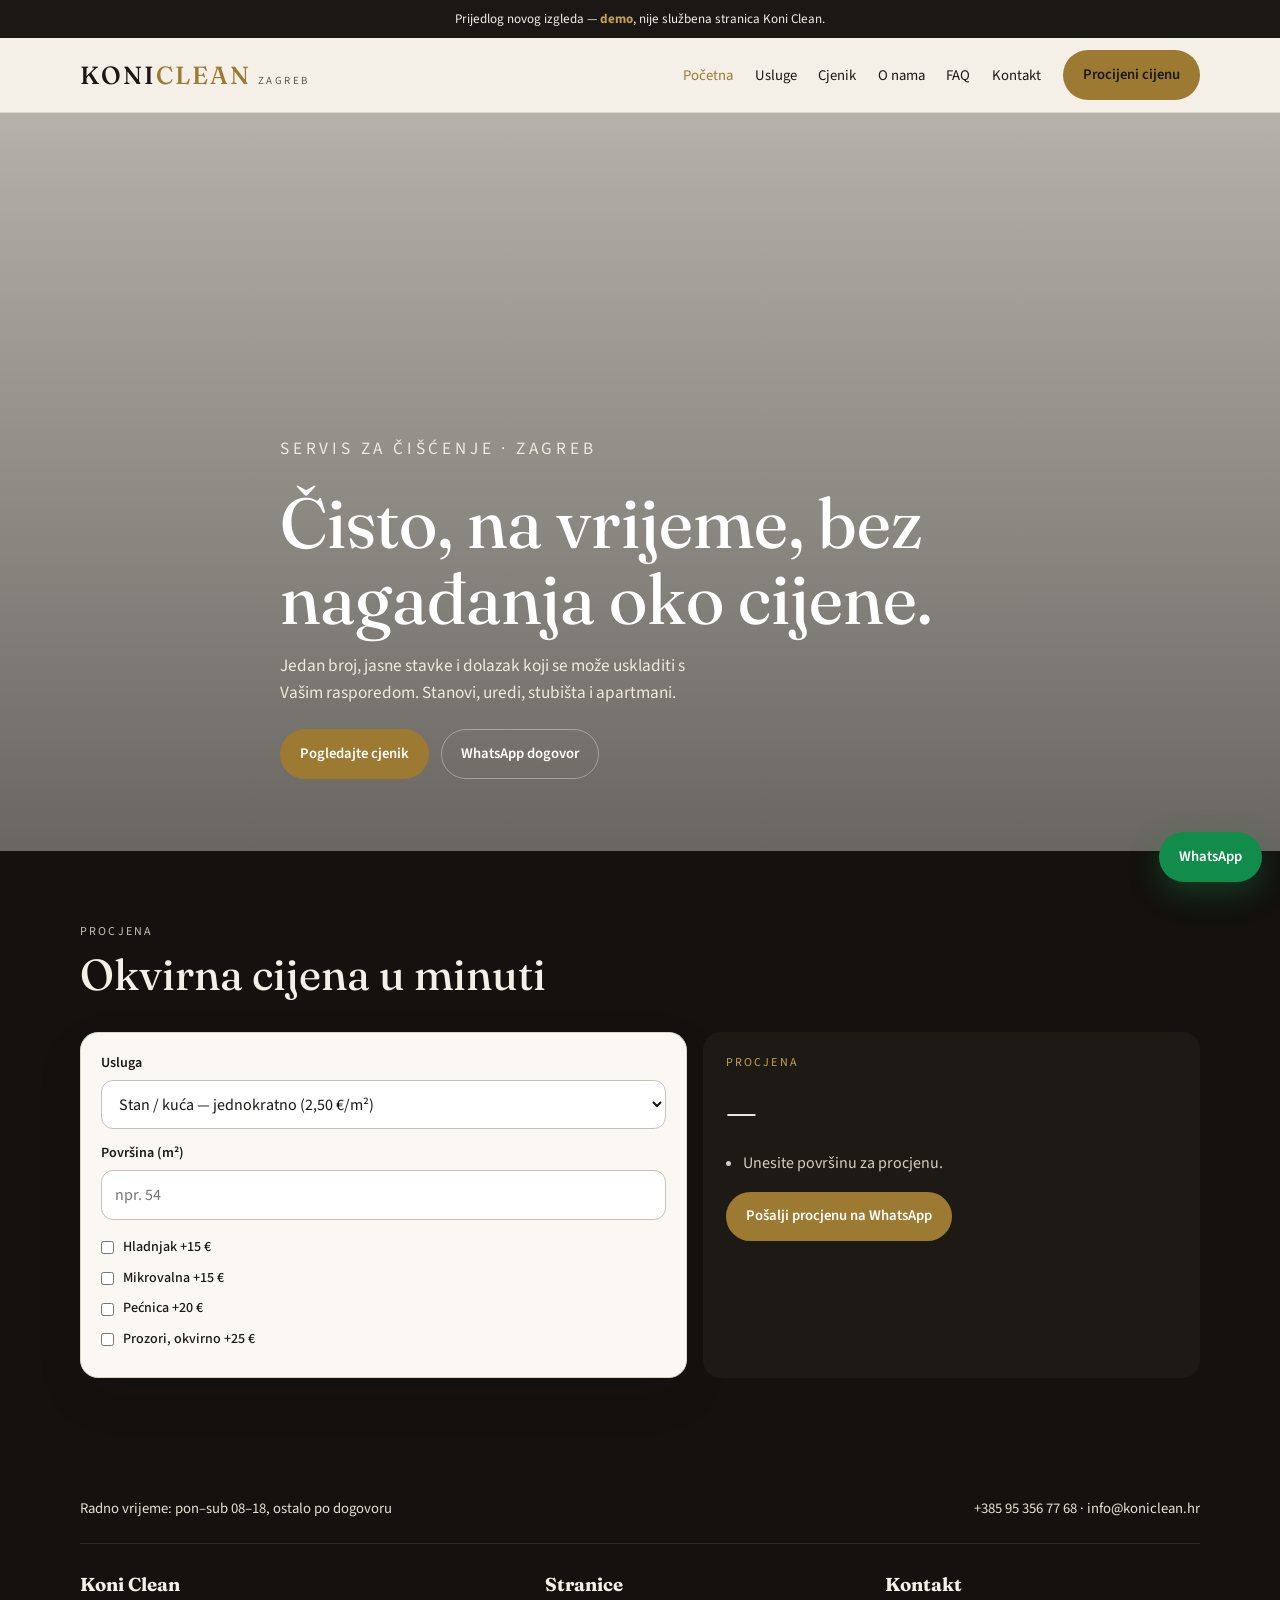
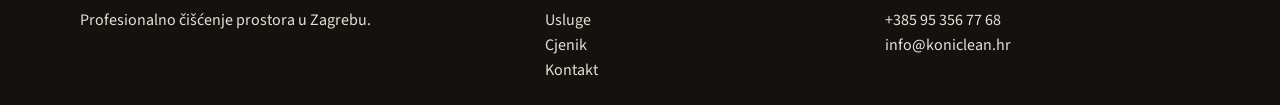
<file: index.html>
<!DOCTYPE html>
<html lang="hr">
<head>
  <meta charset="UTF-8" />
  <meta name="viewport" content="width=device-width, initial-scale=1" />
  <title>Koni Clean — profesionalno čišćenje u Zagrebu</title>
  <meta name="description" content="Čišćenje stanova, ureda, stubišta i apartmana u Zagrebu." />
  <link rel="preconnect" href="https://fonts.googleapis.com" />
  <link rel="preconnect" href="https://fonts.gstatic.com" crossorigin />
  <link href="https://fonts.googleapis.com/css2?family=Fraunces:opsz,wght@9..144,400;9..144,500&family=Source+Sans+3:wght@400;600;700&display=swap" rel="stylesheet" />
  <link rel="stylesheet" href="css/styles.css?v=4" />
</head>
<body>
  <div class="demo-banner">Prijedlog novog izgleda — <strong>demo</strong>, nije službena stranica Koni Clean.</div>
  <header class="site-header">
    <div class="nav-inner">
      <a class="logo" href="index.html"><span class="logo-mark">KONI<span>CLEAN</span></span><span class="logo-sub">Zagreb</span></a>
      <button class="nav-toggle" aria-label="Izbornik" aria-expanded="false"><span></span></button>
      <ul class="nav-links">
        <li><a class="active" href="index.html">Početna</a></li>
        <li><a href="usluge.html">Usluge</a></li>
        <li><a href="cjenik.html">Cjenik</a></li>
        <li><a href="o-nama.html">O nama</a></li>
        <li><a href="faq.html">FAQ</a></li>
        <li><a href="kontakt.html">Kontakt</a></li>
        <li><a class="btn btn-gold" href="cjenik.html">Procijeni cijenu</a></li>
      </ul>
    </div>
  </header>
  <section class="hero">
    <div class="hero-media"></div>
    <div class="hero-content">
      <p class="eyebrow">Servis za čišćenje · Zagreb</p>
      <h1>Čisto, na vrijeme, bez nagađanja oko cijene.</h1>
      <p>Jedan broj, jasne stavke i dolazak koji se može uskladiti s Vašim rasporedom. Stanovi, uredi, stubišta i apartmani.</p>
      <div class="btn-row">
        <a class="btn btn-gold" href="cjenik.html">Pogledajte cjenik</a>
        <a class="btn btn-ghost" href="https://wa.me/385953567768" target="_blank" rel="noopener">WhatsApp dogovor</a>
      </div>
    </div>
  </section>
  <section class="section dark">
    <div class="wrap">
      <div class="section-head"><p class="kicker">Procjena</p><h2>Okvirna cijena u minuti</h2></div>
      <div class="calc">
        <form class="panel" id="calcForm">
          <label for="serviceType">Usluga</label>
          <select id="serviceType">
            <option value="stambeni">Stan / kuća — jednokratno (2,50 €/m²)</option>
            <option value="generalno">Generalno čišćenje (4,00 €/m²)</option>
            <option value="adaptacija">Nakon adaptacije (3,50 €/m²)</option>
            <option value="poslovni">Poslovni prostor (1,60 €/m²)</option>
            <option value="apartman">Apartman / vila (1,40 €/m²)</option>
          </select>
          <label for="area">Površina (m²)</label>
          <input id="area" type="number" min="15" max="800" placeholder="npr. 54" />
          <div class="checks">
            <label><input type="checkbox" data-extra value="fridge" /> Hladnjak +15 €</label>
            <label><input type="checkbox" data-extra value="microwave" /> Mikrovalna +15 €</label>
            <label><input type="checkbox" data-extra value="oven" /> Pećnica +20 €</label>
            <label><input type="checkbox" data-extra value="windows" /> Prozori, okvirno +25 €</label>
          </div>
        </form>
        <div class="estimate" id="estimateBox">
          <p class="kicker">Procjena</p>
          <div class="big">—</div>
          <ul><li>Unesite površinu za procjenu.</li></ul>
          <button class="btn btn-gold" type="button" id="waQuote">Pošalji procjenu na WhatsApp</button>
        </div>
      </div>
    </div>
  </section>
  <footer class="footer">
    <div class="wrap footer-bar">
      <span>Radno vrijeme: pon–sub 08–18, ostalo po dogovoru</span>
      <span><a href="tel:+385953567768">+385 95 356 77 68</a> · <a href="mailto:info@koniclean.hr">info@koniclean.hr</a></span>
    </div>
    <div class="wrap footer-grid">
      <div><h3>Koni Clean</h3><p>Profesionalno čišćenje prostora u Zagrebu.</p></div>
      <div><h3>Stranice</h3><ul><li><a href="usluge.html">Usluge</a></li><li><a href="cjenik.html">Cjenik</a></li><li><a href="kontakt.html">Kontakt</a></li></ul></div>
      <div><h3>Kontakt</h3><ul><li><a href="tel:+385953567768">+385 95 356 77 68</a></li><li><a href="mailto:info@koniclean.hr">info@koniclean.hr</a></li></ul></div>
    </div>
  </footer>
  <a class="btn btn-whatsapp float-wa" href="https://wa.me/385953567768" target="_blank" rel="noopener">WhatsApp</a>
  <script src="js/app.js?v=4"></script>
</body>
</html>
</file>
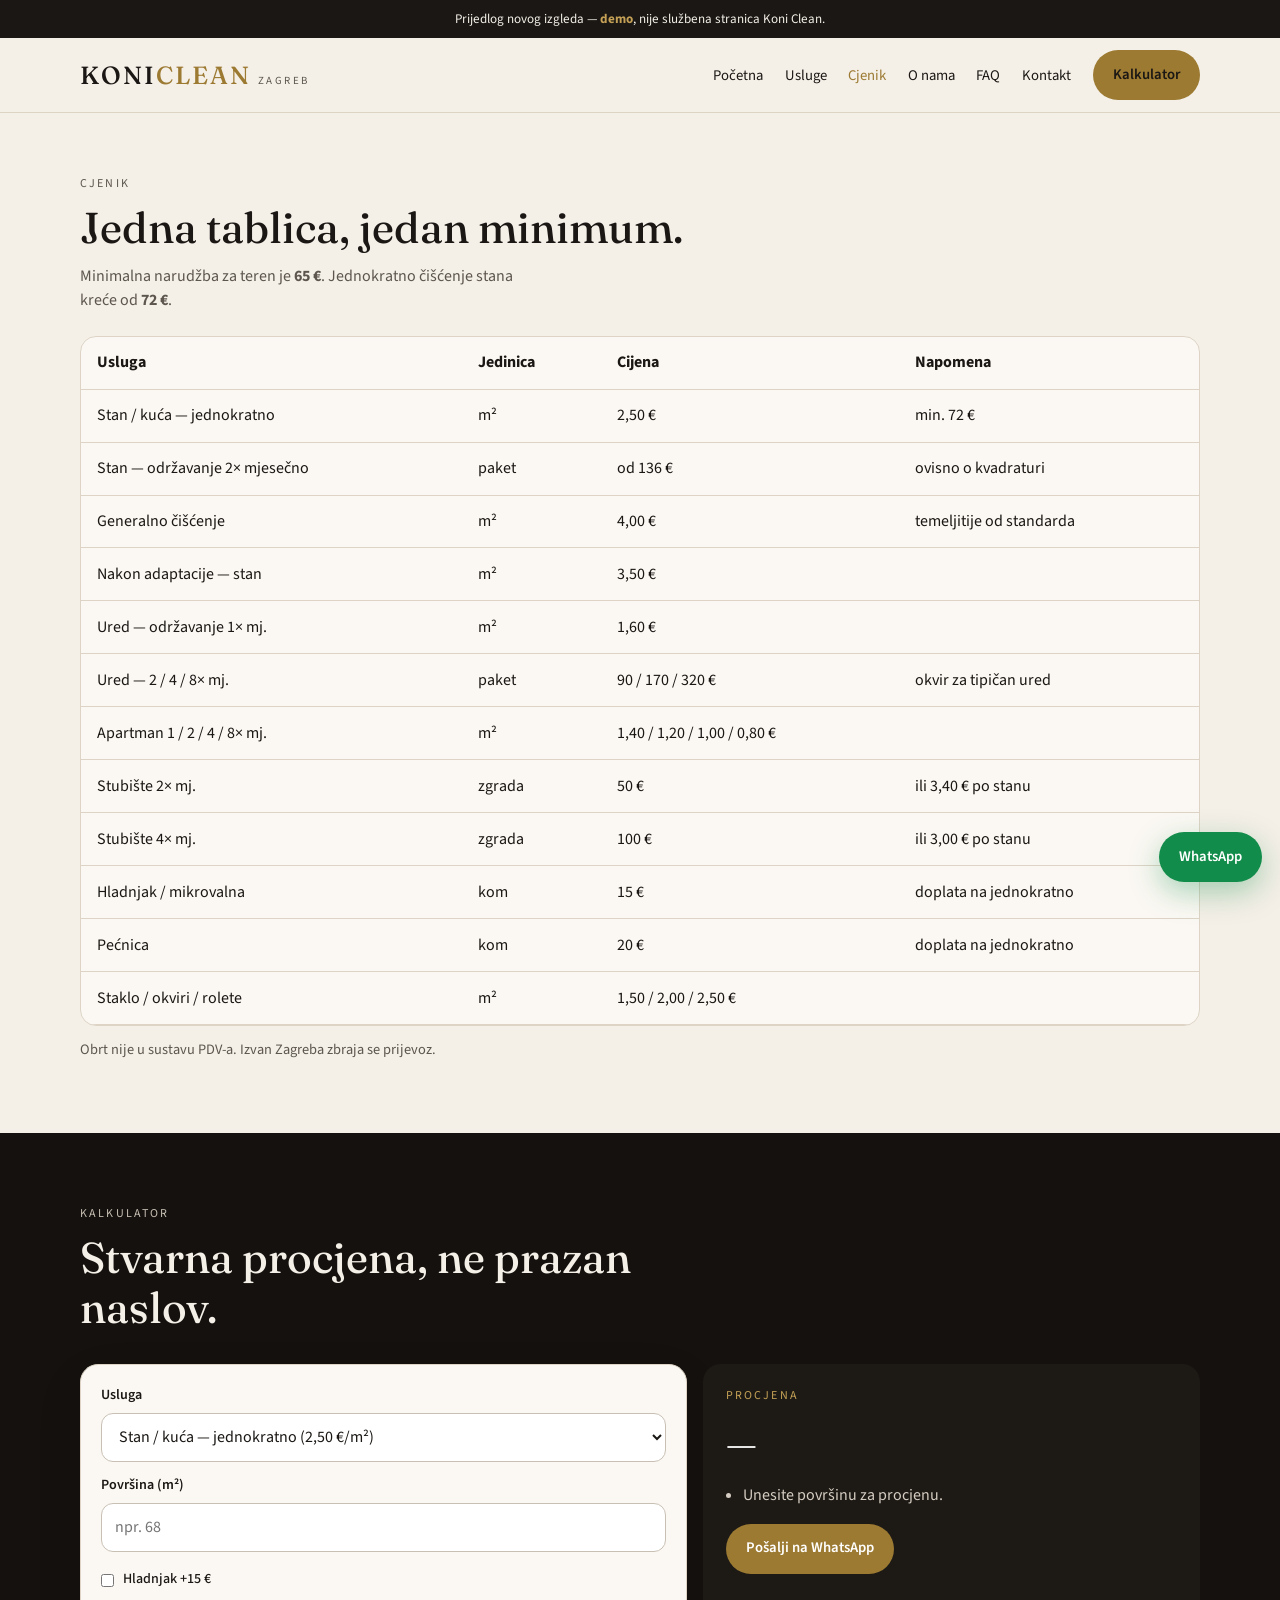
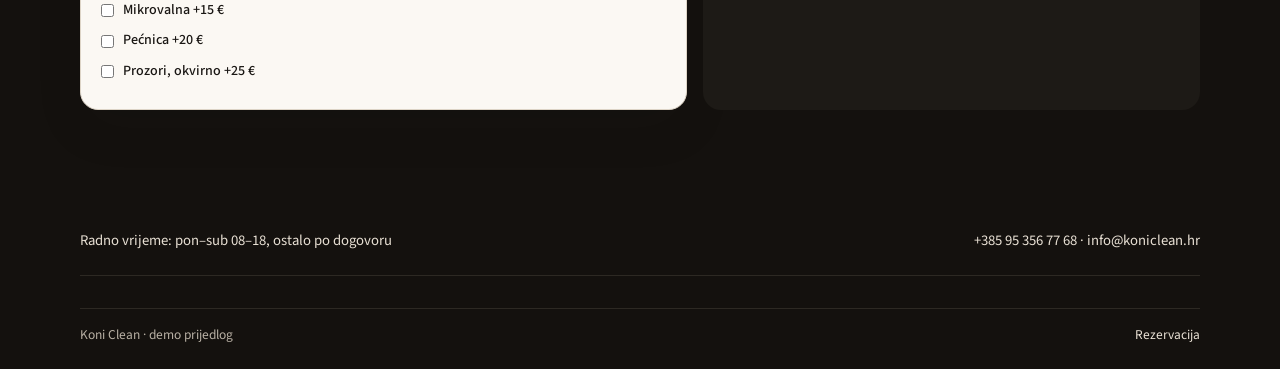
<file: cjenik.html>
<!DOCTYPE html>
<html lang="hr">
<head>
  <meta charset="UTF-8" />
  <meta name="viewport" content="width=device-width, initial-scale=1" />
  <title>Cjenik — Koni Clean</title>
  <link rel="preconnect" href="https://fonts.googleapis.com" />
  <link rel="preconnect" href="https://fonts.gstatic.com" crossorigin />
  <link href="https://fonts.googleapis.com/css2?family=Fraunces:opsz,wght@9..144,400;9..144,500&family=Source+Sans+3:wght@400;600;700&display=swap" rel="stylesheet" />
  <link rel="stylesheet" href="css/styles.css?v=5" />
</head>
<body>
  <div class="demo-banner">Prijedlog novog izgleda — <strong>demo</strong>, nije službena stranica Koni Clean.</div>
  <header class="site-header">
    <div class="nav-inner">
      <a class="logo" href="index.html"><span class="logo-mark">KONI<span>CLEAN</span></span><span class="logo-sub">Zagreb</span></a>
      <button class="nav-toggle" aria-label="Izbornik"><span></span></button>
      <ul class="nav-links">
        <li><a href="index.html">Početna</a></li>
        <li><a href="usluge.html">Usluge</a></li>
        <li><a class="active" href="cjenik.html">Cjenik</a></li>
        <li><a href="o-nama.html">O nama</a></li>
        <li><a href="faq.html">FAQ</a></li>
        <li><a href="kontakt.html">Kontakt</a></li>
        <li><a class="btn btn-gold" href="#kalkulator">Kalkulator</a></li>
      </ul>
    </div>
  </header>
  <section class="page-hero">
    <div class="wrap">
      <p class="kicker">Cjenik</p>
      <h1>Jedna tablica, jedan minimum.</h1>
      <p>Minimalna narudžba za teren je <strong>65 €</strong>. Jednokratno čišćenje stana kreće od <strong>72 €</strong>.</p>
    </div>
  </section>
  <section class="section" style="padding-top:0">
    <div class="wrap">
      <div class="table-wrap">
        <table>
          <thead><tr><th>Usluga</th><th>Jedinica</th><th>Cijena</th><th>Napomena</th></tr></thead>
          <tbody>
            <tr><td>Stan / kuća — jednokratno</td><td>m²</td><td>2,50 €</td><td>min. 72 €</td></tr>
            <tr><td>Stan — održavanje 2× mjesečno</td><td>paket</td><td>od 136 €</td><td>ovisno o kvadraturi</td></tr>
            <tr><td>Generalno čišćenje</td><td>m²</td><td>4,00 €</td><td>temeljitije od standarda</td></tr>
            <tr><td>Nakon adaptacije — stan</td><td>m²</td><td>3,50 €</td><td></td></tr>
            <tr><td>Ured — održavanje 1× mj.</td><td>m²</td><td>1,60 €</td><td></td></tr>
            <tr><td>Ured — 2 / 4 / 8× mj.</td><td>paket</td><td>90 / 170 / 320 €</td><td>okvir za tipičan ured</td></tr>
            <tr><td>Apartman 1 / 2 / 4 / 8× mj.</td><td>m²</td><td>1,40 / 1,20 / 1,00 / 0,80 €</td><td></td></tr>
            <tr><td>Stubište 2× mj.</td><td>zgrada</td><td>50 €</td><td>ili 3,40 € po stanu</td></tr>
            <tr><td>Stubište 4× mj.</td><td>zgrada</td><td>100 €</td><td>ili 3,00 € po stanu</td></tr>
            <tr><td>Hladnjak / mikrovalna</td><td>kom</td><td>15 €</td><td>doplata na jednokratno</td></tr>
            <tr><td>Pećnica</td><td>kom</td><td>20 €</td><td>doplata na jednokratno</td></tr>
            <tr><td>Staklo / okviri / rolete</td><td>m²</td><td>1,50 / 2,00 / 2,50 €</td><td></td></tr>
          </tbody>
        </table>
      </div>
      <p class="note">Obrt nije u sustavu PDV-a. Izvan Zagreba zbraja se prijevoz.</p>
    </div>
  </section>
  <section class="section dark" id="kalkulator">
    <div class="wrap">
      <div class="section-head"><p class="kicker">Kalkulator</p><h2>Stvarna procjena, ne prazan naslov.</h2></div>
      <div class="calc">
        <form class="panel" id="calcForm">
          <label for="serviceType">Usluga</label>
          <select id="serviceType">
            <option value="stambeni">Stan / kuća — jednokratno (2,50 €/m²)</option>
            <option value="generalno">Generalno čišćenje (4,00 €/m²)</option>
            <option value="adaptacija">Nakon adaptacije (3,50 €/m²)</option>
            <option value="poslovni">Poslovni prostor (1,60 €/m²)</option>
            <option value="apartman">Apartman / vila (1,40 €/m²)</option>
          </select>
          <label for="area">Površina (m²)</label>
          <input id="area" type="number" min="15" max="800" placeholder="npr. 68" />
          <div class="checks">
            <label><input type="checkbox" data-extra value="fridge" /> Hladnjak +15 €</label>
            <label><input type="checkbox" data-extra value="microwave" /> Mikrovalna +15 €</label>
            <label><input type="checkbox" data-extra value="oven" /> Pećnica +20 €</label>
            <label><input type="checkbox" data-extra value="windows" /> Prozori, okvirno +25 €</label>
          </div>
        </form>
        <div class="estimate" id="estimateBox">
          <p class="kicker">Procjena</p>
          <div class="big">—</div>
          <ul><li>Unesite površinu za procjenu.</li></ul>
          <button class="btn btn-gold" type="button" id="waQuote">Pošalji na WhatsApp</button>
        </div>
      </div>
    </div>
  </section>
  <footer class="footer">
    <div class="wrap footer-bar">
      <span>Radno vrijeme: pon–sub 08–18, ostalo po dogovoru</span>
      <span><a href="tel:+385953567768">+385 95 356 77 68</a> · <a href="mailto:info@koniclean.hr">info@koniclean.hr</a></span>
    </div>
    <div class="wrap legal"><span>Koni Clean · demo prijedlog</span><a href="kontakt.html">Rezervacija</a></div>
  </footer>
  <a class="btn btn-whatsapp float-wa" href="https://wa.me/385953567768" target="_blank" rel="noopener">WhatsApp</a>
  <script src="js/app.js?v=5"></script>
</body>
</html>
</file>
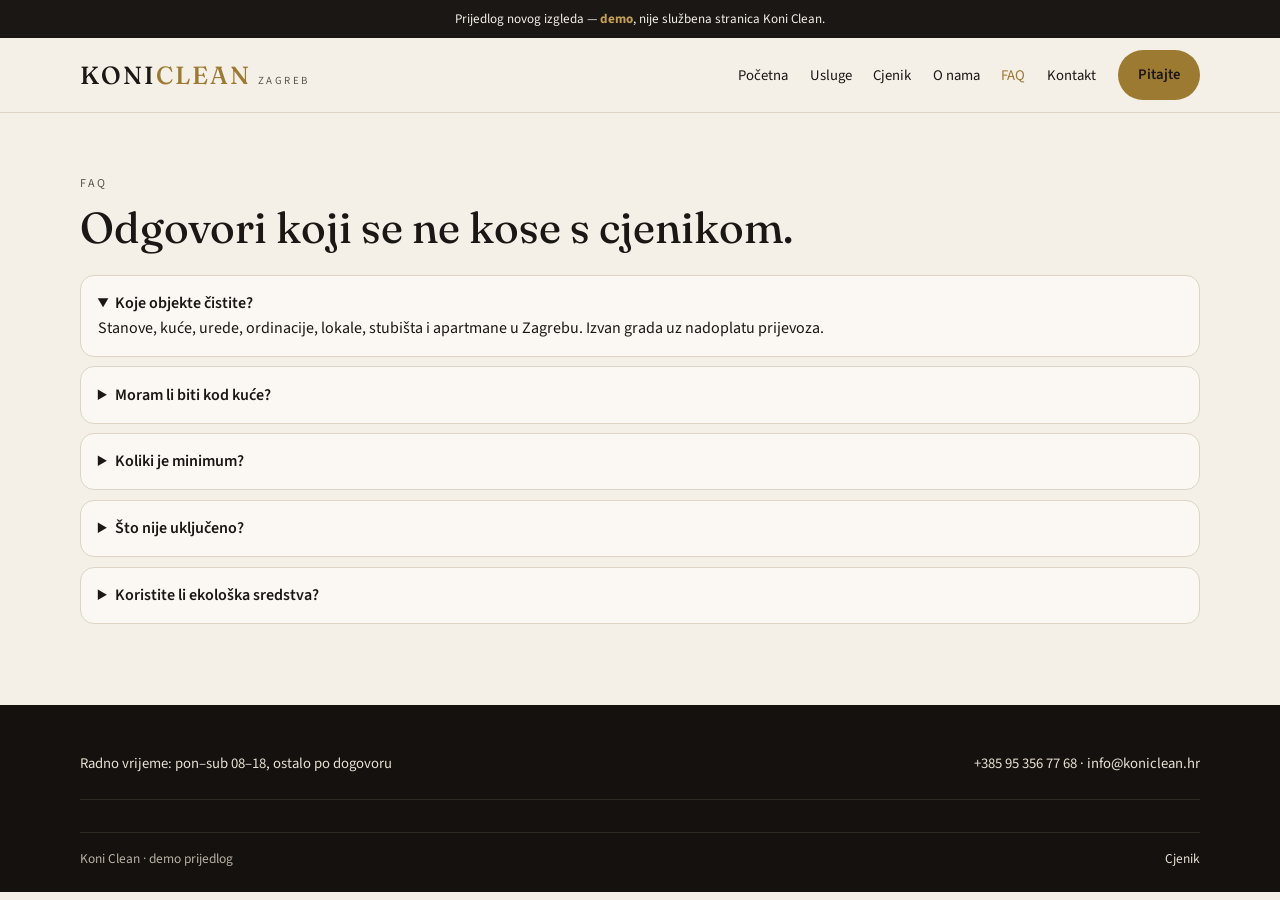
<file: faq.html>
<!DOCTYPE html>
<html lang="hr">
<head>
  <meta charset="UTF-8" />
  <meta name="viewport" content="width=device-width, initial-scale=1" />
  <title>FAQ — Koni Clean</title>
  <link rel="preconnect" href="https://fonts.googleapis.com" />
  <link rel="preconnect" href="https://fonts.gstatic.com" crossorigin />
  <link href="https://fonts.googleapis.com/css2?family=Fraunces:opsz,wght@9..144,400;9..144,500&family=Source+Sans+3:wght@400;600;700&display=swap" rel="stylesheet" />
  <link rel="stylesheet" href="css/styles.css?v=5" />
</head>
<body>
  <div class="demo-banner">Prijedlog novog izgleda — <strong>demo</strong>, nije službena stranica Koni Clean.</div>
  <header class="site-header">
    <div class="nav-inner">
      <a class="logo" href="index.html"><span class="logo-mark">KONI<span>CLEAN</span></span><span class="logo-sub">Zagreb</span></a>
      <button class="nav-toggle" aria-label="Izbornik"><span></span></button>
      <ul class="nav-links">
        <li><a href="index.html">Početna</a></li>
        <li><a href="usluge.html">Usluge</a></li>
        <li><a href="cjenik.html">Cjenik</a></li>
        <li><a href="o-nama.html">O nama</a></li>
        <li><a class="active" href="faq.html">FAQ</a></li>
        <li><a href="kontakt.html">Kontakt</a></li>
        <li><a class="btn btn-gold" href="kontakt.html">Pitajte</a></li>
      </ul>
    </div>
  </header>
  <section class="page-hero">
    <div class="wrap">
      <p class="kicker">FAQ</p>
      <h1>Odgovori koji se ne kose s cjenikom.</h1>
    </div>
  </section>
  <section class="section faq" style="padding-top:0">
    <div class="wrap">
      <details open>
        <summary>Koje objekte čistite?</summary>
        <p>Stanove, kuće, urede, ordinacije, lokale, stubišta i apartmane u Zagrebu. Izvan grada uz nadoplatu prijevoza.</p>
      </details>
      <details>
        <summary>Moram li biti kod kuće?</summary>
        <p>Ne. Možete predati ključ ili ostati. Za prvi dolazak koristan je kratak obilazak.</p>
      </details>
      <details>
        <summary>Koliki je minimum?</summary>
        <p>65 € za izlazak na teren. Jednokratno čišćenje stana ima prag 72 €. Nema dvostrukog minimuma od 60 i 65 eura.</p>
      </details>
      <details>
        <summary>Što nije uključeno?</summary>
        <p>Unutrašnjost ormara, vanjske površine, teški namještaj, stropni ventilatori i čišćenje nakon gradnje — osim ako je to naručeno kao zasebna stavka.</p>
      </details>
      <details>
        <summary>Koristite li ekološka sredstva?</summary>
        <p>Da, na zahtjev. Recite unaprijed ako ima djece, ljubimaca ili alergija.</p>
      </details>
    </div>
  </section>
  <footer class="footer">
    <div class="wrap footer-bar">
      <span>Radno vrijeme: pon–sub 08–18, ostalo po dogovoru</span>
      <span><a href="tel:+385953567768">+385 95 356 77 68</a> · <a href="mailto:info@koniclean.hr">info@koniclean.hr</a></span>
    </div>
    <div class="wrap legal"><span>Koni Clean · demo prijedlog</span><a href="cjenik.html">Cjenik</a></div>
  </footer>
  <script src="js/app.js?v=5"></script>
</body>
</html>
</file>
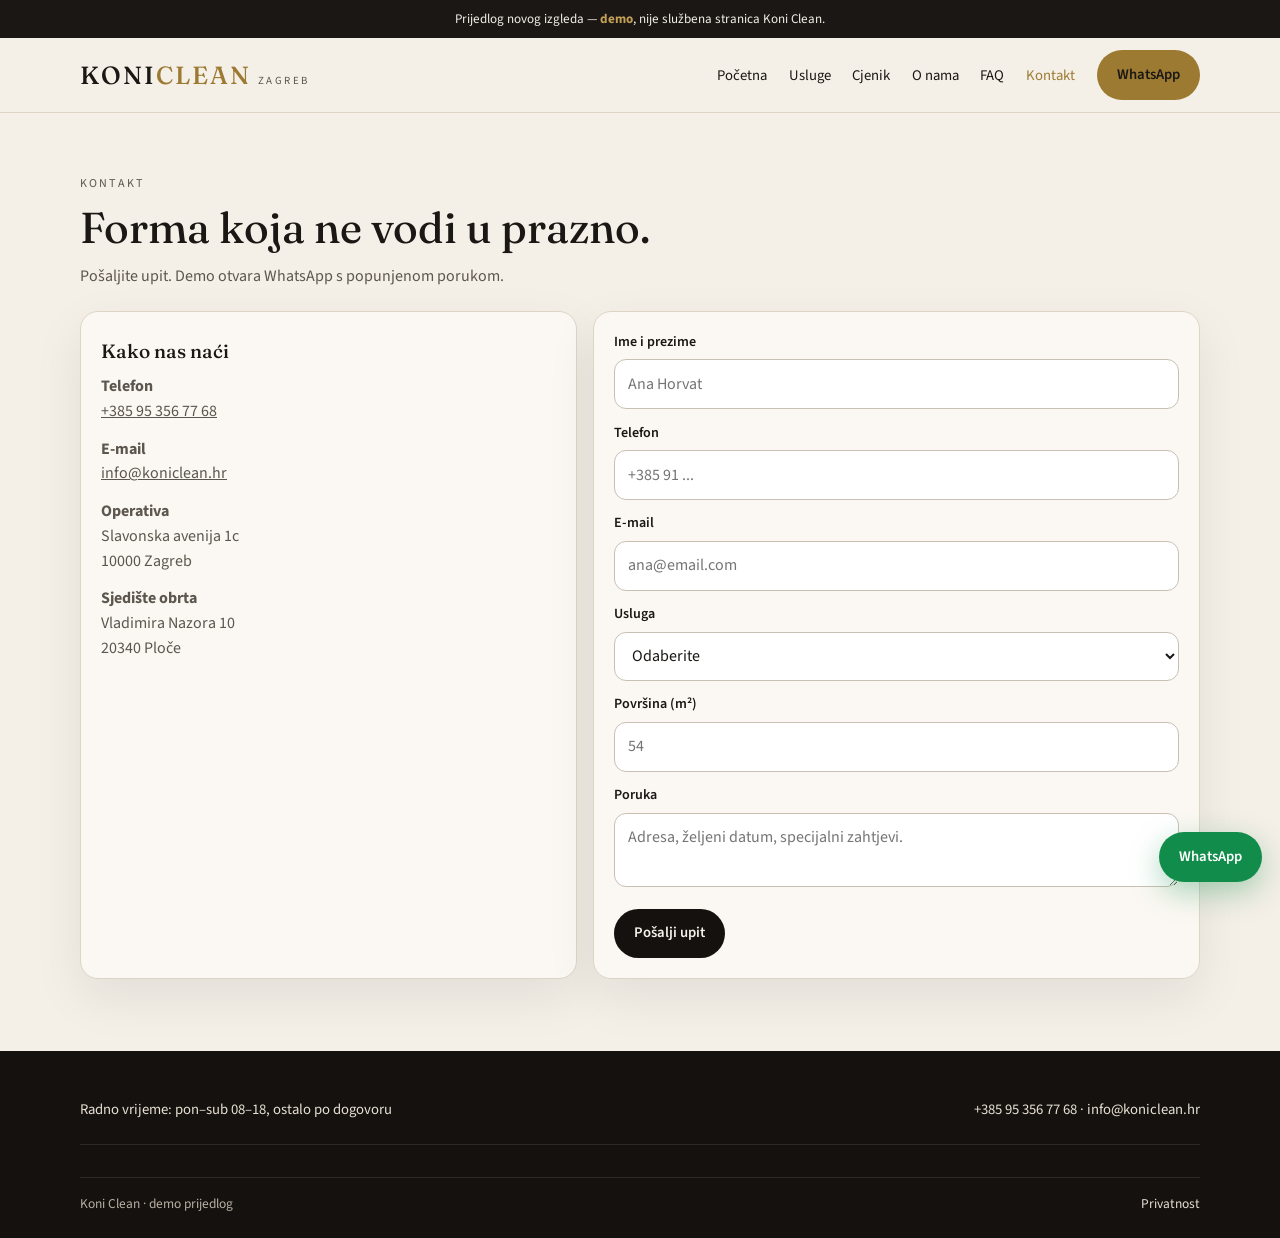
<file: kontakt.html>
<!DOCTYPE html>
<html lang="hr">
<head>
  <meta charset="UTF-8" />
  <meta name="viewport" content="width=device-width, initial-scale=1" />
  <title>Kontakt — Koni Clean</title>
  <link rel="preconnect" href="https://fonts.googleapis.com" />
  <link rel="preconnect" href="https://fonts.gstatic.com" crossorigin />
  <link href="https://fonts.googleapis.com/css2?family=Fraunces:opsz,wght@9..144,400;9..144,500&family=Source+Sans+3:wght@400;600;700&display=swap" rel="stylesheet" />
  <link rel="stylesheet" href="css/styles.css?v=5" />
</head>
<body>
  <div class="demo-banner">Prijedlog novog izgleda — <strong>demo</strong>, nije službena stranica Koni Clean.</div>
  <header class="site-header">
    <div class="nav-inner">
      <a class="logo" href="index.html"><span class="logo-mark">KONI<span>CLEAN</span></span><span class="logo-sub">Zagreb</span></a>
      <button class="nav-toggle" aria-label="Izbornik"><span></span></button>
      <ul class="nav-links">
        <li><a href="index.html">Početna</a></li>
        <li><a href="usluge.html">Usluge</a></li>
        <li><a href="cjenik.html">Cjenik</a></li>
        <li><a href="o-nama.html">O nama</a></li>
        <li><a href="faq.html">FAQ</a></li>
        <li><a class="active" href="kontakt.html">Kontakt</a></li>
        <li><a class="btn btn-gold" href="https://wa.me/385953567768" target="_blank" rel="noopener">WhatsApp</a></li>
      </ul>
    </div>
  </header>
  <section class="page-hero">
    <div class="wrap">
      <p class="kicker">Kontakt</p>
      <h1>Forma koja ne vodi u prazno.</h1>
      <p>Pošaljite upit. Demo otvara WhatsApp s popunjenom porukom.</p>
    </div>
  </section>
  <section class="section" style="padding-top:0">
    <div class="wrap contact-grid">
      <aside class="panel">
        <h3>Kako nas naći</h3>
        <p><strong>Telefon</strong><br /><a href="tel:+385953567768">+385 95 356 77 68</a></p>
        <p style="margin-top:.8rem"><strong>E-mail</strong><br /><a href="mailto:info@koniclean.hr">info@koniclean.hr</a></p>
        <p style="margin-top:.8rem"><strong>Operativa</strong><br />Slavonska avenija 1c<br />10000 Zagreb</p>
        <p style="margin-top:.8rem"><strong>Sjedište obrta</strong><br />Vladimira Nazora 10<br />20340 Ploče</p>
        <iframe title="Karta Zagreba" src="https://maps.google.com/maps?q=Slavonska%20avenija%201c%20Zagreb&z=15&output=embed" width="100%" height="220" style="border:0;border-radius:12px;margin-top:1rem" loading="lazy"></iframe>
      </aside>
      <form class="panel" id="contactForm">
        <div class="form-ok" role="status"></div>
        <div class="form-err" role="alert"></div>
        <label for="name">Ime i prezime</label>
        <input id="name" name="name" required placeholder="Ana Horvat" />
        <label for="phone">Telefon</label>
        <input id="phone" name="phone" required placeholder="+385 91 ..." />
        <label for="email">E-mail</label>
        <input id="email" name="email" type="email" placeholder="ana@email.com" />
        <label for="service">Usluga</label>
        <select id="service" name="service" required>
          <option value="">Odaberite</option>
          <option>Čišćenje stana</option>
          <option>Poslovni prostor</option>
          <option>Stubište</option>
          <option>Apartman</option>
          <option>Nakon adaptacije</option>
        </select>
        <label for="areaField">Površina (m²)</label>
        <input id="areaField" name="area" type="number" min="15" placeholder="54" />
        <label for="message">Poruka</label>
        <textarea id="message" name="message" placeholder="Adresa, željeni datum, specijalni zahtjevi."></textarea>
        <button class="btn btn-dark" type="submit">Pošalji upit</button>
      </form>
    </div>
  </section>
  <footer class="footer">
    <div class="wrap footer-bar">
      <span>Radno vrijeme: pon–sub 08–18, ostalo po dogovoru</span>
      <span><a href="tel:+385953567768">+385 95 356 77 68</a> · <a href="mailto:info@koniclean.hr">info@koniclean.hr</a></span>
    </div>
    <div class="wrap legal"><span>Koni Clean · demo prijedlog</span><a href="politika-privatnosti.html">Privatnost</a></div>
  </footer>
  <a class="btn btn-whatsapp float-wa" href="https://wa.me/385953567768" target="_blank" rel="noopener">WhatsApp</a>
  <script src="js/app.js?v=5"></script>
</body>
</html>
</file>
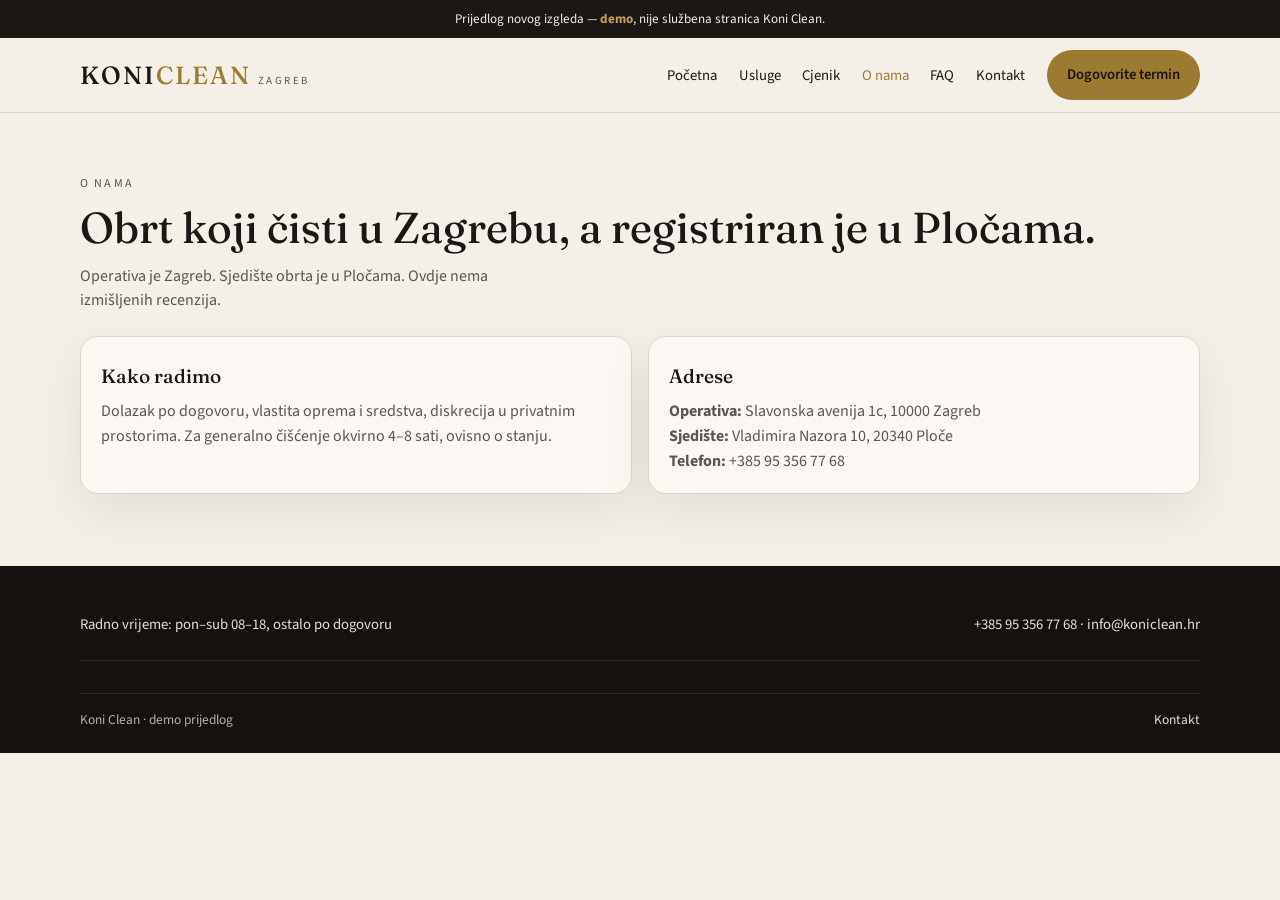
<file: o-nama.html>
<!DOCTYPE html>
<html lang="hr">
<head>
  <meta charset="UTF-8" />
  <meta name="viewport" content="width=device-width, initial-scale=1" />
  <title>O nama — Koni Clean</title>
  <link rel="preconnect" href="https://fonts.googleapis.com" />
  <link rel="preconnect" href="https://fonts.gstatic.com" crossorigin />
  <link href="https://fonts.googleapis.com/css2?family=Fraunces:opsz,wght@9..144,400;9..144,500&family=Source+Sans+3:wght@400;600;700&display=swap" rel="stylesheet" />
  <link rel="stylesheet" href="css/styles.css?v=5" />
</head>
<body>
  <div class="demo-banner">Prijedlog novog izgleda — <strong>demo</strong>, nije službena stranica Koni Clean.</div>
  <header class="site-header">
    <div class="nav-inner">
      <a class="logo" href="index.html"><span class="logo-mark">KONI<span>CLEAN</span></span><span class="logo-sub">Zagreb</span></a>
      <button class="nav-toggle" aria-label="Izbornik"><span></span></button>
      <ul class="nav-links">
        <li><a href="index.html">Početna</a></li>
        <li><a href="usluge.html">Usluge</a></li>
        <li><a href="cjenik.html">Cjenik</a></li>
        <li><a class="active" href="o-nama.html">O nama</a></li>
        <li><a href="faq.html">FAQ</a></li>
        <li><a href="kontakt.html">Kontakt</a></li>
        <li><a class="btn btn-gold" href="kontakt.html">Dogovorite termin</a></li>
      </ul>
    </div>
  </header>
  <section class="page-hero">
    <div class="wrap">
      <p class="kicker">O nama</p>
      <h1>Obrt koji čisti u Zagrebu, a registriran je u Pločama.</h1>
      <p>Operativa je Zagreb. Sjedište obrta je u Pločama. Ovdje nema izmišljenih recenzija.</p>
    </div>
  </section>
  <section class="section" style="padding-top:0">
    <div class="wrap grid-2">
      <article class="panel">
        <h3>Kako radimo</h3>
        <p>Dolazak po dogovoru, vlastita oprema i sredstva, diskrecija u privatnim prostorima. Za generalno čišćenje okvirno 4–8 sati, ovisno o stanju.</p>
      </article>
      <article class="panel">
        <h3>Adrese</h3>
        <p><strong>Operativa:</strong> Slavonska avenija 1c, 10000 Zagreb<br /><strong>Sjedište:</strong> Vladimira Nazora 10, 20340 Ploče<br /><strong>Telefon:</strong> +385 95 356 77 68</p>
      </article>
    </div>
  </section>
  <footer class="footer">
    <div class="wrap footer-bar">
      <span>Radno vrijeme: pon–sub 08–18, ostalo po dogovoru</span>
      <span><a href="tel:+385953567768">+385 95 356 77 68</a> · <a href="mailto:info@koniclean.hr">info@koniclean.hr</a></span>
    </div>
    <div class="wrap legal"><span>Koni Clean · demo prijedlog</span><a href="kontakt.html">Kontakt</a></div>
  </footer>
  <script src="js/app.js?v=5"></script>
</body>
</html>
</file>
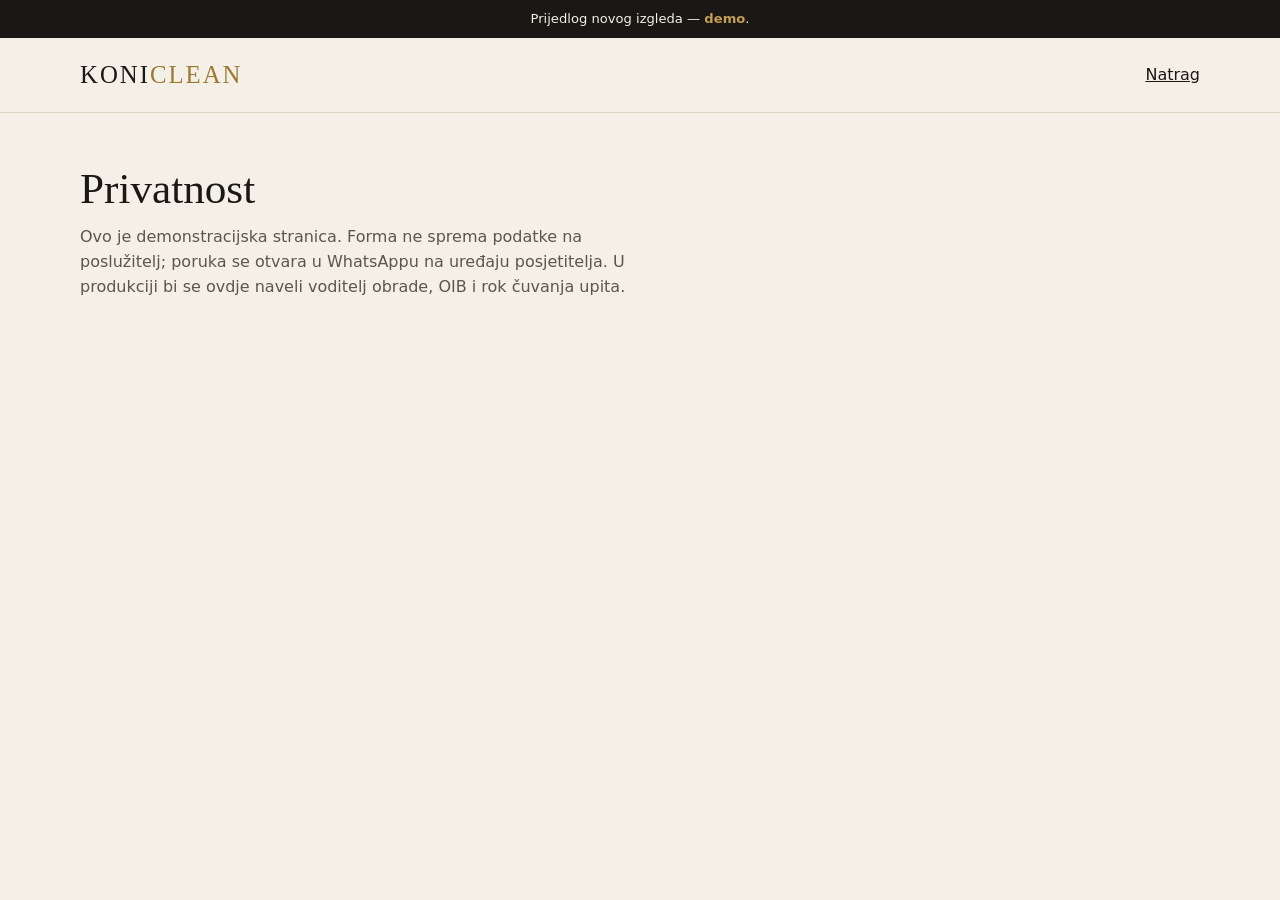
<file: politika-privatnosti.html>
<!DOCTYPE html>
<html lang="hr">
<head>
  <meta charset="UTF-8" />
  <meta name="viewport" content="width=device-width, initial-scale=1" />
  <title>Politika privatnosti — Koni Clean demo</title>
  <link rel="stylesheet" href="css/styles.css" />
</head>
<body>
  <div class="demo-banner">Prijedlog novog izgleda — <strong>demo</strong>.</div>
  <header class="site-header">
    <div class="nav-inner">
      <a class="logo" href="index.html"><span class="logo-mark">KONI<span>CLEAN</span></span></a>
      <a href="index.html">Natrag</a>
    </div>
  </header>
  <section class="page-hero">
    <div class="wrap">
      <h1>Privatnost</h1>
      <p>Ovo je demonstracijska stranica. Forma ne sprema podatke na poslužitelj; poruka se otvara u WhatsAppu na uređaju posjetitelja. U produkciji bi se ovdje naveli voditelj obrade, OIB i rok čuvanja upita.</p>
    </div>
  </section>
</body>
</html>
</file>
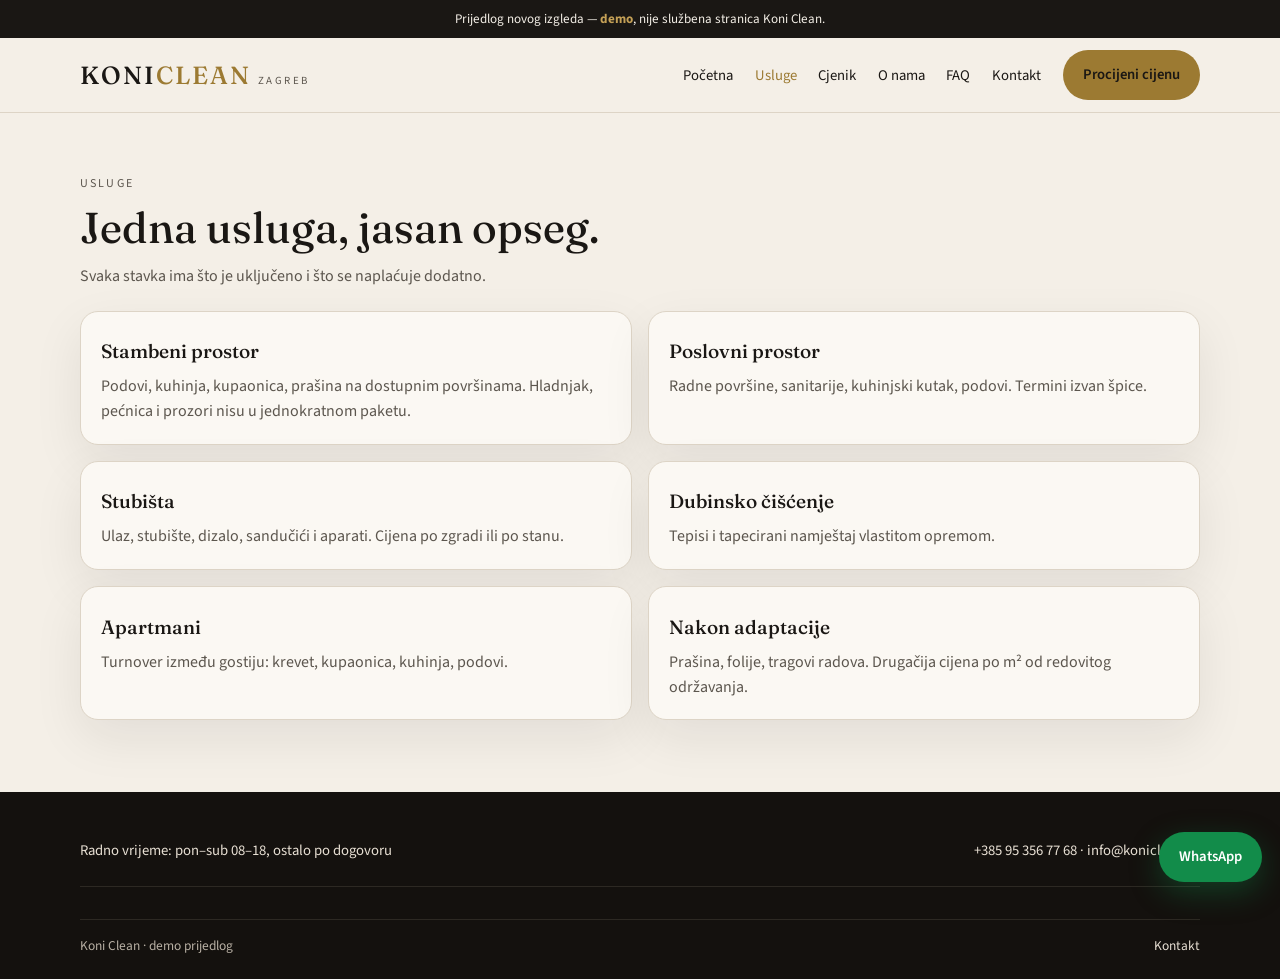
<file: usluge.html>
<!DOCTYPE html>
<html lang="hr">
<head>
  <meta charset="UTF-8" />
  <meta name="viewport" content="width=device-width, initial-scale=1" />
  <title>Usluge — Koni Clean</title>
  <link rel="preconnect" href="https://fonts.googleapis.com" />
  <link rel="preconnect" href="https://fonts.gstatic.com" crossorigin />
  <link href="https://fonts.googleapis.com/css2?family=Fraunces:opsz,wght@9..144,400;9..144,500&family=Source+Sans+3:wght@400;600;700&display=swap" rel="stylesheet" />
  <link rel="stylesheet" href="css/styles.css?v=5" />
</head>
<body>
  <div class="demo-banner">Prijedlog novog izgleda — <strong>demo</strong>, nije službena stranica Koni Clean.</div>
  <header class="site-header">
    <div class="nav-inner">
      <a class="logo" href="index.html"><span class="logo-mark">KONI<span>CLEAN</span></span><span class="logo-sub">Zagreb</span></a>
      <button class="nav-toggle" aria-label="Izbornik"><span></span></button>
      <ul class="nav-links">
        <li><a href="index.html">Početna</a></li>
        <li><a class="active" href="usluge.html">Usluge</a></li>
        <li><a href="cjenik.html">Cjenik</a></li>
        <li><a href="o-nama.html">O nama</a></li>
        <li><a href="faq.html">FAQ</a></li>
        <li><a href="kontakt.html">Kontakt</a></li>
        <li><a class="btn btn-gold" href="cjenik.html">Procijeni cijenu</a></li>
      </ul>
    </div>
  </header>
  <section class="page-hero">
    <div class="wrap">
      <p class="kicker">Usluge</p>
      <h1>Jedna usluga, jasan opseg.</h1>
      <p>Svaka stavka ima što je uključeno i što se naplaćuje dodatno.</p>
    </div>
  </section>
  <section class="section" style="padding-top:0">
    <div class="wrap grid-2">
      <article class="card"><h3>Stambeni prostor</h3><p>Podovi, kuhinja, kupaonica, prašina na dostupnim površinama. Hladnjak, pećnica i prozori nisu u jednokratnom paketu.</p></article>
      <article class="card"><h3>Poslovni prostor</h3><p>Radne površine, sanitarije, kuhinjski kutak, podovi. Termini izvan špice.</p></article>
      <article class="card"><h3>Stubišta</h3><p>Ulaz, stubište, dizalo, sandučići i aparati. Cijena po zgradi ili po stanu.</p></article>
      <article class="card"><h3>Dubinsko čišćenje</h3><p>Tepisi i tapecirani namještaj vlastitom opremom.</p></article>
      <article class="card"><h3>Apartmani</h3><p>Turnover između gostiju: krevet, kupaonica, kuhinja, podovi.</p></article>
      <article class="card"><h3>Nakon adaptacije</h3><p>Prašina, folije, tragovi radova. Drugačija cijena po m² od redovitog održavanja.</p></article>
    </div>
  </section>
  <footer class="footer">
    <div class="wrap footer-bar">
      <span>Radno vrijeme: pon–sub 08–18, ostalo po dogovoru</span>
      <span><a href="tel:+385953567768">+385 95 356 77 68</a> · <a href="mailto:info@koniclean.hr">info@koniclean.hr</a></span>
    </div>
    <div class="wrap legal"><span>Koni Clean · demo prijedlog</span><a href="kontakt.html">Kontakt</a></div>
  </footer>
  <a class="btn btn-whatsapp float-wa" href="https://wa.me/385953567768" target="_blank" rel="noopener">WhatsApp</a>
  <script src="js/app.js?v=5"></script>
</body>
</html>
</file>
<file: css/styles.css>
:root {
  --bg: #f4efe7;
  --paper: #fbf8f3;
  --ink: #1a1714;
  --muted: #5c564e;
  --line: #ddd4c6;
  --gold: #9c7a32;
  --gold-2: #c4a056;
  --deep: #14110e;
  --ok: #2f6b4f;
  --err: #9b2c2c;
  --shadow: 0 18px 50px rgba(26, 23, 20, 0.08);
  --radius: 18px;
  --max: 1120px;
}
* { box-sizing: border-box; margin: 0; padding: 0; }
html { scroll-behavior: smooth; }
body { font-family: "Source Sans 3", system-ui, sans-serif; background: var(--bg); color: var(--ink); line-height: 1.55; min-height: 100vh; }
img { max-width: 100%; display: block; }
a { color: inherit; }
button, input, select, textarea { font: inherit; color: inherit; }
.demo-banner { background: #1a1714; color: #f4efe7; font-size: 0.82rem; text-align: center; padding: 0.55rem 1rem; }
.demo-banner strong { color: var(--gold-2); }
.muted { color: var(--muted); }
.site-header { position: sticky; top: 0; z-index: 60; background: rgba(244, 239, 231, 0.98); backdrop-filter: blur(16px); border-bottom: 1px solid var(--line); }
.nav-inner, .wrap { width: min(var(--max), calc(100% - 2rem)); margin: 0 auto; }
.nav-inner { position: relative; display: flex; align-items: center; justify-content: space-between; min-height: 74px; gap: 1rem; }
.logo { display: flex; align-items: baseline; gap: 0.45rem; text-decoration: none; font-family: Fraunces, Georgia, serif; color: var(--ink); z-index: 70; }
.logo-mark { font-size: 1.55rem; font-weight: 500; letter-spacing: 0.08em; }
.logo-mark span { color: var(--gold); }
.logo-sub { font-family: "Source Sans 3", sans-serif; font-size: 0.68rem; letter-spacing: 0.22em; text-transform: uppercase; color: var(--muted); }
.nav-links { display: flex; align-items: center; gap: 1.35rem; list-style: none; }
.nav-links a { text-decoration: none; font-size: 0.92rem; color: var(--ink); }
.nav-links a:hover, .nav-links a.active { color: var(--gold); }
.nav-toggle { display: none; border: 1px solid var(--line); background: #fbf8f3; width: 42px; height: 42px; border-radius: 10px; cursor: pointer; z-index: 70; }
.nav-toggle span, .nav-toggle span:before, .nav-toggle span:after { display: block; width: 16px; height: 1.5px; background: var(--ink); position: relative; margin: 0 auto; }
.nav-toggle span:before, .nav-toggle span:after { content: ""; position: absolute; left: 0; }
.nav-toggle span:before { top: -5px; }
.nav-toggle span:after { top: 5px; }
.btn { display: inline-flex; align-items: center; justify-content: center; gap: 0.45rem; text-decoration: none; border-radius: 999px; padding: 0.78rem 1.2rem; border: 1px solid transparent; cursor: pointer; font-weight: 600; font-size: 0.92rem; }
.btn-gold { background: var(--gold); color: #fff; }
.btn-dark { background: var(--deep); color: #f6f1ea; }
.btn-ghost { background: transparent; border-color: rgba(255,255,255,.35); color: #fff; }
.btn-whatsapp { background: #128c4a; color: #fff; }
.btn-row { display: flex; flex-wrap: wrap; gap: 0.7rem; }
.hero { position: relative; min-height: 82vh; display: grid; place-items: end stretch; color: #fff; overflow: hidden; }
.hero-media { position: absolute; inset: 0; background: linear-gradient(180deg, rgba(20,17,14,.28), rgba(20,17,14,.62)), url("https://images.unsplash.com/photo-1600210492493-94d780ddbc50?auto=format&fit=crop&w=1800&q=80") center/cover no-repeat; }
.hero-content { position: relative; width: min(var(--max), calc(100% - 2rem)); margin: 0 auto 4.5rem; max-width: 720px; }
.eyebrow { letter-spacing: 0.22em; text-transform: uppercase; font-size: 0.74rem; color: var(--gold-2); margin-bottom: 0.8rem; }
.hero h1 { font-family: Fraunces, Georgia, serif; font-weight: 450; font-size: clamp(2.3rem, 6vw, 4.4rem); line-height: 1.08; margin-bottom: 1rem; }
.hero p { font-size: 1.08rem; max-width: 46ch; color: #f0e9de; margin-bottom: 1.4rem; }
.hero-facts { display: flex; gap: 1.4rem; margin-top: 1.8rem; flex-wrap: wrap; }
.hero-facts strong { display: block; font-family: Fraunces, serif; font-size: 1.4rem; color: #fff; }
.hero-facts span { font-size: 0.82rem; color: #d7cfc3; }
.section { padding: 4.5rem 0; }
.section-head { max-width: 640px; margin-bottom: 2rem; }
.section-head h2, .page-hero h1, h2 { font-family: Fraunces, Georgia, serif; font-weight: 450; font-size: clamp(1.8rem, 3.5vw, 2.7rem); line-height: 1.15; }
.kicker { color: var(--gold); letter-spacing: 0.18em; text-transform: uppercase; font-size: 0.75rem; margin-bottom: 0.55rem; }
.grid-4, .grid-3, .grid-2 { display: grid; gap: 1rem; }
.grid-4 { grid-template-columns: repeat(4, 1fr); }
.grid-3 { grid-template-columns: repeat(3, 1fr); }
.grid-2 { grid-template-columns: repeat(2, 1fr); }
.card, .panel { background: var(--paper); color: var(--ink); border: 1px solid var(--line); border-radius: var(--radius); padding: 1.25rem; box-shadow: var(--shadow); }
.card h3, .panel h3 { font-family: Fraunces, serif; font-weight: 500; font-size: 1.2rem; margin: 0.35rem 0 0.45rem; color: var(--ink); }
.card p, .panel p { color: var(--muted); }
.card-img { height: 160px; border-radius: 12px; background-size: cover; background-position: center; margin-bottom: 0.9rem; }
.num { font-family: Fraunces, serif; color: var(--gold); font-size: 1.15rem; }
.dark { background: var(--deep); color: #f4efe7; }
.dark .section-head h2, .dark h2 { color: #f4efe7; }
.dark .muted, .dark > .wrap > .section-head p { color: #c9c0b4; }
.dark .panel, .dark .card { background: #fbf8f3; color: var(--ink); }
.dark .panel h3, .dark .card h3 { color: var(--ink); }
.dark .panel p, .dark .card p { color: var(--muted); }
.dark .panel label, .dark .card label { color: var(--ink); }
.page-hero { padding: 3.2rem 0 1.4rem; }
.page-hero p { color: var(--muted); max-width: 58ch; margin-top: 0.7rem; }
.calc { display: grid; grid-template-columns: 1.1fr 0.9fr; gap: 1rem; }
label { display: block; font-size: 0.88rem; font-weight: 600; margin-bottom: 0.35rem; color: var(--ink); }
input, select, textarea { width: 100%; border: 1px solid #c9c0b4; background: #fff; color: var(--ink); border-radius: 12px; padding: 0.72rem 0.8rem; margin-bottom: 0.85rem; }
.checks { display: grid; gap: 0.55rem; margin: 0.2rem 0 0.4rem; }
.checks label { font-weight: 500; display: flex; gap: 0.55rem; align-items: center; color: var(--ink); margin: 0; }
.checks input { width: auto; margin: 0; accent-color: var(--gold); }
.estimate { background: #1d1a16; color: #f6f1ea; border-radius: var(--radius); padding: 1.4rem; }
.estimate .kicker { color: var(--gold-2); }
.estimate .big { font-family: Fraunces, serif; font-size: 2.4rem; margin: 0.4rem 0; color: #fff; }
.estimate ul { margin: 0.6rem 0 1rem 1.1rem; color: #d5cdc2; }
.table-wrap { overflow: auto; border: 1px solid var(--line); border-radius: 16px; background: var(--paper); }
table { width: 100%; border-collapse: collapse; min-width: 640px; color: var(--ink); }
th, td { text-align: left; padding: 0.85rem 1rem; border-bottom: 1px solid var(--line); color: var(--ink); }
.note { font-size: 0.9rem; color: var(--muted); margin-top: 0.8rem; }
.faq details { background: var(--paper); color: var(--ink); border: 1px solid var(--line); border-radius: 14px; padding: 0.95rem 1.05rem; margin-bottom: 0.6rem; }
.faq summary { cursor: pointer; font-weight: 600; color: var(--ink); }
.contact-grid { display: grid; grid-template-columns: 0.9fr 1.1fr; gap: 1rem; }
.form-ok, .form-err { display: none; border-radius: 12px; padding: 0.8rem 0.95rem; margin-bottom: 0.8rem; }
.form-ok { background: #e5f3eb; color: var(--ok); }
.form-err { background: #f8e8e8; color: var(--err); }
.footer { background: var(--deep); color: #e8e0d4; padding: 3rem 0 1.4rem; }
.footer a { color: #e8e0d4; text-decoration: none; }
.footer-grid { display: grid; grid-template-columns: 1.4fr 1fr 1fr; gap: 1.5rem; }
.footer h3 { font-family: Fraunces, serif; margin-bottom: 0.6rem; color: #f4efe7; }
.footer ul { list-style: none; }
.legal { margin-top: 2rem; padding-top: 1rem; border-top: 1px solid #2d2923; color: #b8b0a4; font-size: 0.84rem; display: flex; justify-content: space-between; gap: 1rem; flex-wrap: wrap; }
.footer-bar { display: flex; justify-content: space-between; gap: 1rem; flex-wrap: wrap; padding-bottom: 1.4rem; margin-bottom: 1.6rem; border-bottom: 1px solid #2d2923; font-size: 0.92rem; color: #e8e0d4; }
.float-wa { position: fixed; right: 18px; bottom: 18px; z-index: 40; box-shadow: 0 10px 30px rgba(18,140,74,.35); }
@media (max-width: 900px) {
  .grid-4, .grid-3, .calc, .contact-grid, .footer-grid, .grid-2 { grid-template-columns: 1fr; }
  .nav-toggle { display: inline-flex; align-items: center; justify-content: center; margin-left: auto; }
  .nav-links { display: none !important; }
  .nav-links.open {
    display: flex !important;
    position: fixed;
    top: 0; left: 0; right: 0; width: 100%;
    padding: 7.2rem 1.25rem 1.5rem;
    flex-direction: column;
    align-items: stretch;
    gap: 0;
    background: #f4efe7;
    border-bottom: 1px solid var(--line);
    box-shadow: 0 16px 40px rgba(20,17,14,.12);
    z-index: 55;
  }
  .nav-links li { width: 100%; }
  .nav-links a { display: block; width: 100%; padding: 0.9rem 0; border-bottom: 1px solid var(--line); }
  .nav-links .btn { width: 100%; margin-top: 0.9rem; border-bottom: 0; }
  .estimate .btn { width: 100%; }
  .section.dark { padding-bottom: 6rem; }
}
</file>
